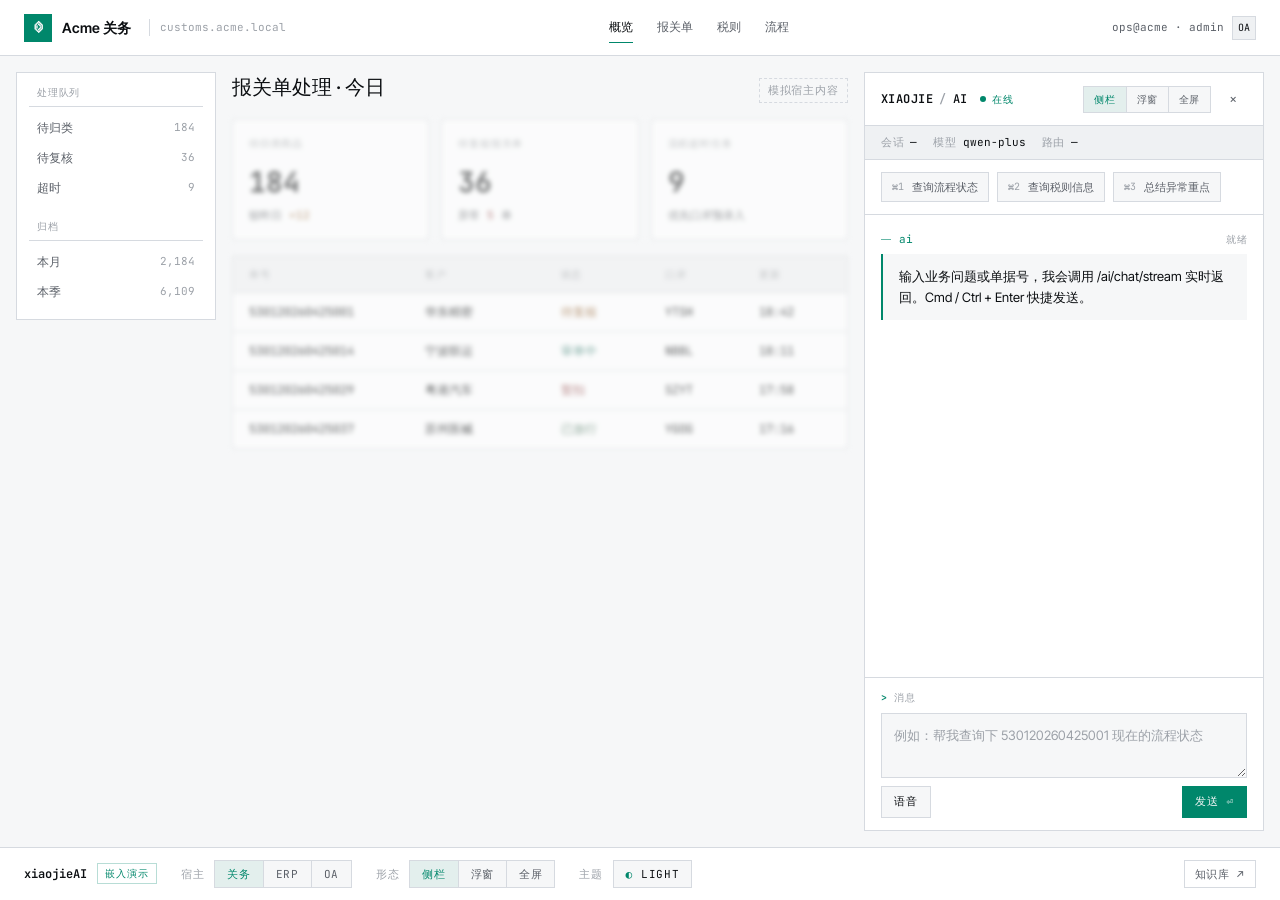
<file: src/main/resources/static/index.html>
<!DOCTYPE html>
<html lang="zh-CN" data-theme="dark" data-host="customs" data-pose="side">
<head>
    <meta charset="UTF-8">
    <meta name="viewport" content="width=device-width, initial-scale=1.0">
    <title>xiaojieAI · embed demo</title>
    <link rel="preconnect" href="https://fonts.googleapis.com">
    <link rel="preconnect" href="https://fonts.gstatic.com" crossorigin>
    <link rel="stylesheet" href="https://fonts.googleapis.com/css2?family=Inter+Tight:wght@400;500;600&family=JetBrains+Mono:wght@400;500;600&display=swap">
    <link rel="stylesheet" href="tokens.css">
    <link rel="stylesheet" href="assistant.css">
    <link rel="stylesheet" href="embed.css">
</head>
<body>
<div class="embed-shell">
    <!-- ========== host top bar ========== -->
    <header class="host-bar">
        <div class="host-brand" data-host-brand>
            <span class="host-brand__mark">⌬</span>
            <span class="host-brand__name">Acme 关务</span>
            <span class="host-brand__hint mono">customs.acme.local</span>
        </div>
        <nav class="host-nav" data-host-nav>
            <a class="host-nav__item is-active">概览</a>
            <a class="host-nav__item">报关单</a>
            <a class="host-nav__item">税则</a>
            <a class="host-nav__item">流程</a>
        </nav>
        <div class="host-user mono">
            ops@acme · admin
            <span class="host-user__avatar">OA</span>
        </div>
    </header>

    <!-- ========== host body ========== -->
    <main class="host-body">
        <!-- mocked sidebar -->
        <aside class="host-sidebar" data-host-sidebar>
            <div class="host-sidebar__group">
                <div class="host-sidebar__title">处理队列</div>
                <div class="host-sidebar__item"><span>待归类</span><span class="num">184</span></div>
                <div class="host-sidebar__item"><span>待复核</span><span class="num">36</span></div>
                <div class="host-sidebar__item"><span>超时</span><span class="num">9</span></div>
            </div>
            <div class="host-sidebar__group">
                <div class="host-sidebar__title">归档</div>
                <div class="host-sidebar__item"><span>本月</span><span class="num">2,184</span></div>
                <div class="host-sidebar__item"><span>本季</span><span class="num">6,109</span></div>
            </div>
        </aside>

        <!-- mocked main -->
        <section class="host-main">
            <div class="host-main__header">
                <h1 class="host-main__title">报关单处理 · 今日</h1>
                <span class="host-main__hint">模拟宿主内容</span>
            </div>

            <div class="host-main__grid">
                <article class="host-card host-card--blur">
                    <div class="host-card__title">待归类商品</div>
                    <div class="host-card__value">184</div>
                    <div class="host-card__note">较昨日 <span class="signal">+12</span></div>
                </article>
                <article class="host-card host-card--blur">
                    <div class="host-card__title">待复核报关单</div>
                    <div class="host-card__value">36</div>
                    <div class="host-card__note">异常 <span class="alarm">5</span> 单</div>
                </article>
                <article class="host-card host-card--blur">
                    <div class="host-card__title">流程超时任务</div>
                    <div class="host-card__value">9</div>
                    <div class="host-card__note">优先口岸预录入</div>
                </article>
            </div>

            <div class="host-table host-card--blur">
                <div class="host-table__row host-table__row--head">
                    <div>单号</div>
                    <div>客户</div>
                    <div>状态</div>
                    <div>口岸</div>
                    <div>更新</div>
                </div>
                <div class="host-table__row">
                    <div>530120260425001</div>
                    <div>华东精密</div>
                    <div class="state review">待复核</div>
                    <div>YTSH</div>
                    <div>18:42</div>
                </div>
                <div class="host-table__row">
                    <div>530120260425014</div>
                    <div>宁波联运</div>
                    <div class="state audit">审单中</div>
                    <div>NBBL</div>
                    <div>18:11</div>
                </div>
                <div class="host-table__row">
                    <div>530120260425029</div>
                    <div>粤港汽车</div>
                    <div class="state hold">暂扣</div>
                    <div>SZYT</div>
                    <div>17:58</div>
                </div>
                <div class="host-table__row">
                    <div>530120260425037</div>
                    <div>苏州医械</div>
                    <div class="state cleared">已放行</div>
                    <div>YGOG</div>
                    <div>17:16</div>
                </div>
            </div>
        </section>

        <!-- ========== xiaojieAI assistant: 嵌入此处 ========== -->
        <aside class="embed-assistant" data-xj-assistant-root data-pose="side" data-collapsed="false">
            <section class="xj-assistant">
                <header class="xj-assistant__header">
                    <div class="xj-assistant__brand">
                        <div class="xj-assistant__name">
                            <strong>XIAOJIE</strong><em>/</em>AI
                        </div>
                        <span class="xj-assistant__live">
                            <span class="dot-live"></span>在线
                        </span>
                    </div>
                    <div class="xj-assistant__actions">
                        <div class="xj-pose">
                            <button data-xj-pose="side" aria-pressed="true">侧栏</button>
                            <button data-xj-pose="floating">浮窗</button>
                            <button data-xj-pose="fullscreen">全屏</button>
                        </div>
                        <button class="xj-iconbtn" data-xj-collapse aria-label="collapse">×</button>
                    </div>
                </header>

                <div class="xj-assistant__meta">
                    <div class="xj-meta-item">
                        <span class="xj-meta-key">会话</span>
                        <span class="xj-meta-val" data-xj-session>—</span>
                    </div>
                    <div class="xj-meta-item">
                        <span class="xj-meta-key">模型</span>
                        <span class="xj-meta-val">qwen-plus</span>
                    </div>
                    <div class="xj-meta-item">
                        <span class="xj-meta-key">路由</span>
                        <span class="xj-meta-val" data-xj-route>—</span>
                    </div>
                </div>

                <div class="xj-prompts">
                    <button class="xj-prompt"
                            data-xj-prompt="帮我查询下 530120260425001 的流程状态"
                            data-shortcut="⌘1">查询流程状态</button>
                    <button class="xj-prompt"
                            data-xj-prompt="帮我查询下集成电路的税则信息"
                            data-shortcut="⌘2">查询税则信息</button>
                    <button class="xj-prompt"
                            data-xj-prompt="总结一下今天报关异常的重点"
                            data-shortcut="⌘3">总结异常重点</button>
                </div>

                <section class="xj-stream" data-xj-stream aria-live="polite">
                    <article class="message message-assistant">
                        <div class="message-role" data-time="就绪">AI</div>
                        <div class="message-content">输入业务问题或单据号，我会调用 /ai/chat/stream 实时返回。Cmd / Ctrl + Enter 快捷发送。</div>
                    </article>
                </section>

                <form class="xj-composer" data-xj-form>
                    <label class="xj-composer__label" for="xj-input">消息</label>
                    <textarea id="xj-input"
                              data-xj-input
                              rows="2"
                              placeholder="例如：帮我查询下 530120260425001 现在的流程状态"></textarea>
                    <div class="xj-composer__row">
                        <button type="button" class="xj-btn" data-xj-voice>语音</button>
                        <button type="submit" class="xj-btn xj-btn--primary" data-xj-send>发送 ⏎</button>
                    </div>
                </form>
            </section>
        </aside>
    </main>

    <!-- ========== demo bar ========== -->
    <footer class="demo-bar">
        <div class="demo-bar__brand">
            <strong>xiaojieAI</strong>
            <span class="demo-bar__badge">嵌入演示</span>
        </div>

        <div class="demo-bar__group">
            <span class="label">宿主</span>
            <div class="demo-bar__seg" data-host-switch>
                <button data-host-value="customs" aria-pressed="true">关务</button>
                <button data-host-value="erp">ERP</button>
                <button data-host-value="oa">OA</button>
            </div>
        </div>

        <div class="demo-bar__group">
            <span class="label">形态</span>
            <div class="demo-bar__seg" data-pose-switch>
                <button data-pose-value="side" aria-pressed="true">侧栏</button>
                <button data-pose-value="floating">浮窗</button>
                <button data-pose-value="fullscreen">全屏</button>
            </div>
        </div>

        <div class="demo-bar__group">
            <span class="label">主题</span>
            <button class="demo-bar__theme" data-theme-toggle>
                <span data-theme-current>暗色</span>
            </button>
        </div>

        <a class="demo-bar__link" href="knowledge.html">知识库 ↗</a>
    </footer>

    <button class="xj-launcher" data-xj-launcher>AI</button>
</div>

<script src="theme.js"></script>
<script src="assistant.js"></script>
<script src="embed.js"></script>
</body>
</html>
</file>
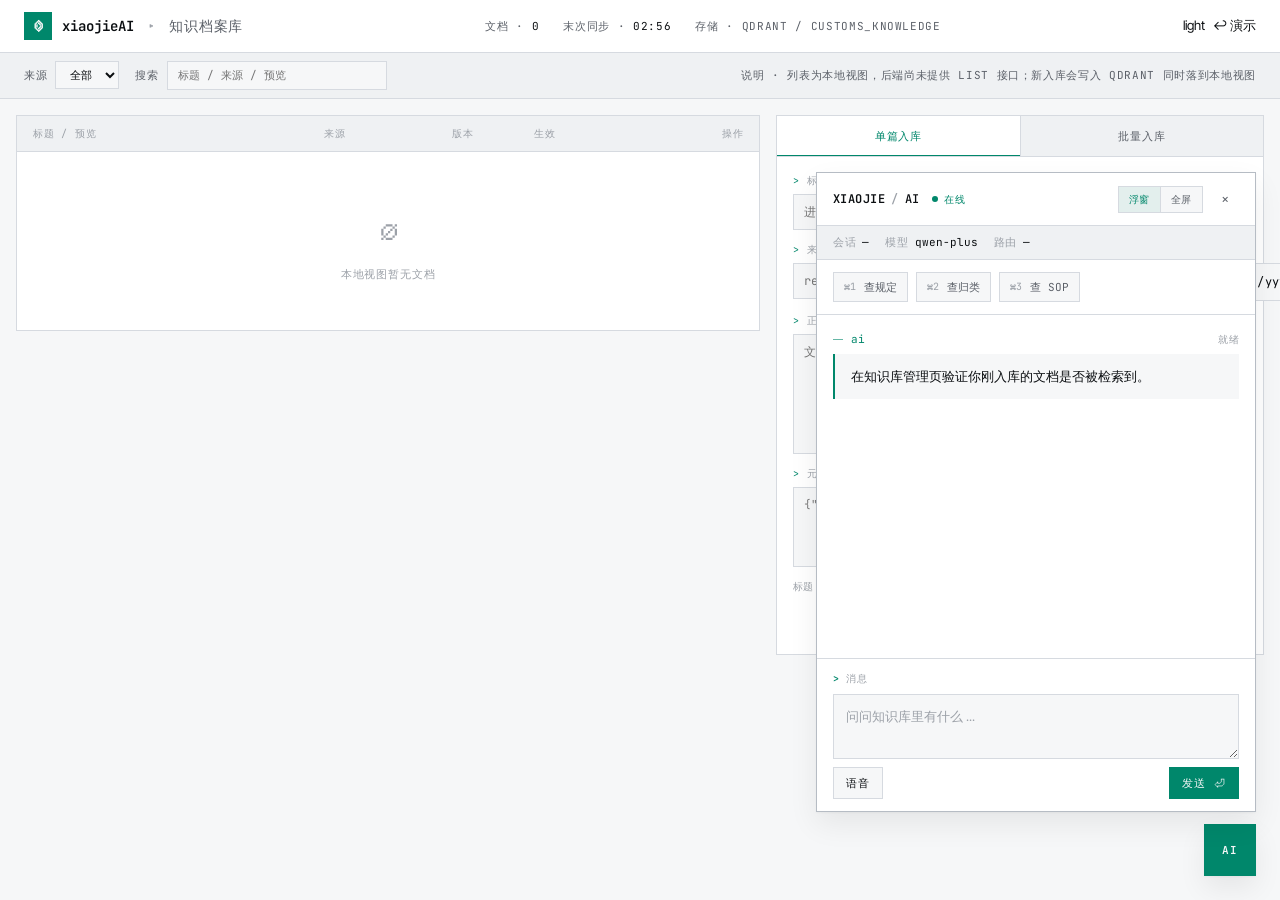
<file: src/main/resources/static/knowledge.html>
<!DOCTYPE html>
<html lang="zh-CN" data-theme="dark" data-pose="floating">
<head>
    <meta charset="UTF-8">
    <meta name="viewport" content="width=device-width, initial-scale=1.0">
    <title>xiaojieAI · knowledge</title>
    <link rel="preconnect" href="https://fonts.googleapis.com">
    <link rel="preconnect" href="https://fonts.gstatic.com" crossorigin>
    <link rel="stylesheet" href="https://fonts.googleapis.com/css2?family=Inter+Tight:wght@400;500;600&family=JetBrains+Mono:wght@400;500;600&display=swap">
    <link rel="stylesheet" href="tokens.css">
    <link rel="stylesheet" href="assistant.css">
    <link rel="stylesheet" href="knowledge.css">
</head>
<body>
<div class="kb-shell">
    <!-- ========== top bar ========== -->
    <header class="kb-bar">
        <div class="kb-brand">
            <span class="kb-brand__mark">⌬</span>
            <span class="kb-brand__name">xiaojieAI</span>
            <span class="kb-brand__sep">▸</span>
            <span class="kb-brand__section">知识档案库</span>
        </div>
        <div class="kb-meta">
            <span class="kb-meta__item">文档 · <span class="num" data-kb-count>0</span></span>
            <span class="kb-meta__item">末次同步 · <span class="num" data-kb-sync>—</span></span>
            <span class="kb-meta__item">存储 · qdrant / customs_knowledge</span>
        </div>
        <div class="kb-actions">
            <button class="demo-bar__theme" data-theme-toggle>
                <span data-theme-current>暗色</span>
            </button>
            <a class="demo-bar__link" href="index.html">↩ 演示</a>
        </div>
    </header>

    <!-- ========== filters sub-bar ========== -->
    <div class="kb-filters">
        <label class="kb-filter">
            来源
            <select data-kb-filter-src>
                <option value="">全部</option>
                <option value="regulation">法规</option>
                <option value="sop">流程</option>
                <option value="manual">手册</option>
                <option value="batch">批量</option>
            </select>
        </label>
        <label class="kb-filter">
            搜索
            <input type="search" data-kb-filter-q placeholder="标题 / 来源 / 预览">
        </label>
        <span class="kb-filter" style="margin-left:auto">
            说明 · 列表为本地视图，后端尚未提供 list 接口；新入库会写入 Qdrant 同时落到本地视图
        </span>
    </div>

    <!-- ========== body ========== -->
    <main class="kb-body">
        <!-- documents list -->
        <section class="kb-list">
            <div class="kb-list__head">
                <div>标题 / 预览</div>
                <div>来源</div>
                <div>版本</div>
                <div>生效</div>
                <div style="text-align:right">操作</div>
            </div>
            <div data-kb-list></div>
            <div class="kb-empty" data-kb-empty>
                本地视图暂无文档
            </div>
        </section>

        <!-- ingest panel -->
        <aside class="kb-panel">
            <div class="kb-panel__tabs" role="tablist">
                <button class="kb-panel__tab"
                        data-kb-tab="single"
                        aria-selected="true"
                        role="tab">单篇入库</button>
                <button class="kb-panel__tab"
                        data-kb-tab="batch"
                        aria-selected="false"
                        role="tab">批量入库</button>
            </div>
            <div class="kb-panel__body">
                <!-- pane: single -->
                <div class="kb-panel__pane" data-kb-pane="single" aria-hidden="false">
                    <form class="kb-form" data-kb-form-single>
                        <div class="kb-form__row">
                            <label class="kb-form__label" for="kb-title">标题</label>
                            <input id="kb-title" name="title" type="text"
                                   placeholder="进口食品标签管理规范">
                        </div>
                        <div class="kb-form__row kb-form__row--inline">
                            <div class="kb-form__row">
                                <label class="kb-form__label" for="kb-src">来源</label>
                                <input id="kb-src" name="source" type="text" placeholder="regulation">
                            </div>
                            <div class="kb-form__row">
                                <label class="kb-form__label" for="kb-ver">版本</label>
                                <input id="kb-ver" name="version" type="text" placeholder="3">
                            </div>
                            <div class="kb-form__row">
                                <label class="kb-form__label" for="kb-eff">生效</label>
                                <input id="kb-eff" name="effectiveFrom" type="date">
                            </div>
                        </div>
                        <div class="kb-form__row">
                            <label class="kb-form__label" for="kb-content">正文</label>
                            <textarea id="kb-content" name="content" required
                                      placeholder="文档正文 ..."></textarea>
                        </div>
                        <div class="kb-form__row">
                            <label class="kb-form__label" for="kb-meta">元数据 · 额外 JSON（可选）</label>
                            <textarea id="kb-meta" name="metadata"
                                      placeholder='{"tags":["food","label"],"securityLevel":"public"}'></textarea>
                        </div>
                        <div class="kb-form__hint">
                            标题 / 来源 / 版本 / 生效 会自动并入 metadata。<span class="alarm">*</span> 正文必填。
                        </div>
                        <div class="kb-form__actions">
                            <button type="submit" class="xj-btn xj-btn--primary">入库 →</button>
                        </div>
                    </form>
                </div>

                <!-- pane: batch -->
                <div class="kb-panel__pane" data-kb-pane="batch" aria-hidden="true">
                    <form class="kb-form" data-kb-form-batch>
                        <div class="kb-drop" data-kb-drop>
                            <span class="kb-drop__icon">⤓</span>
                            把 .md / .txt 拖到这里 · 或点击选择文件
                            <input type="file" data-kb-drop-input multiple accept=".md,.markdown,.txt"
                                   style="display:none">
                        </div>
                        <div class="kb-batch-list" data-kb-batch-list></div>
                        <div class="kb-form__row">
                            <label class="kb-form__label" for="kb-batch-extra">额外文本片段</label>
                            <textarea id="kb-batch-extra" data-kb-batch-extra
                                      placeholder="多段文档用一行 --- 分隔&#10;&#10;第一段...&#10;---&#10;第二段..."
                                      style="min-height:120px"></textarea>
                        </div>
                        <div class="kb-form__hint">
                            批量接口 <code>/ai/knowledge/batch</code> 当前只接受 content 数组，不携带 metadata；
                            如需 metadata，使用左侧单篇入库。
                        </div>
                        <div class="kb-form__actions">
                            <button type="submit" class="xj-btn xj-btn--primary">批量入库 →</button>
                        </div>
                    </form>
                </div>
            </div>
        </aside>
    </main>

    <!-- ========== floating assistant (knowledge admin 也是一种宿主) ========== -->
    <div data-xj-assistant-root data-pose="floating" data-collapsed="true">
        <section class="xj-assistant">
            <header class="xj-assistant__header">
                <div class="xj-assistant__brand">
                    <div class="xj-assistant__name">
                        <strong>XIAOJIE</strong><em>/</em>AI
                    </div>
                    <span class="xj-assistant__live">
                        <span class="dot-live"></span>在线
                    </span>
                </div>
                <div class="xj-assistant__actions">
                    <div class="xj-pose">
                        <button data-xj-pose="floating" aria-pressed="true">浮窗</button>
                        <button data-xj-pose="fullscreen">全屏</button>
                    </div>
                    <button class="xj-iconbtn" data-xj-collapse aria-label="collapse">×</button>
                </div>
            </header>
            <div class="xj-assistant__meta">
                <div class="xj-meta-item">
                    <span class="xj-meta-key">会话</span>
                    <span class="xj-meta-val" data-xj-session>—</span>
                </div>
                <div class="xj-meta-item">
                    <span class="xj-meta-key">模型</span>
                    <span class="xj-meta-val">qwen-plus</span>
                </div>
                <div class="xj-meta-item">
                    <span class="xj-meta-key">路由</span>
                    <span class="xj-meta-val" data-xj-route>—</span>
                </div>
            </div>
            <div class="xj-prompts">
                <button class="xj-prompt"
                        data-xj-prompt="知识库里有哪些进口食品标签的规定?"
                        data-shortcut="⌘1">查规定</button>
                <button class="xj-prompt"
                        data-xj-prompt="HS 编码 8542 怎么归类?"
                        data-shortcut="⌘2">查归类</button>
                <button class="xj-prompt"
                        data-xj-prompt="复核 SOP 关键步骤"
                        data-shortcut="⌘3">查 SOP</button>
            </div>
            <section class="xj-stream" data-xj-stream aria-live="polite">
                <article class="message message-assistant">
                    <div class="message-role" data-time="就绪">AI</div>
                    <div class="message-content">在知识库管理页验证你刚入库的文档是否被检索到。</div>
                </article>
            </section>
            <form class="xj-composer" data-xj-form>
                <label class="xj-composer__label" for="kb-xj-input">消息</label>
                <textarea id="kb-xj-input" data-xj-input rows="2"
                          placeholder="问问知识库里有什么 ..."></textarea>
                <div class="xj-composer__row">
                    <button type="button" class="xj-btn" data-xj-voice>语音</button>
                    <button type="submit" class="xj-btn xj-btn--primary" data-xj-send>发送 ⏎</button>
                </div>
            </form>
        </section>
    </div>
    <button class="xj-launcher" data-xj-launcher>AI</button>

    <div class="kb-toast" data-kb-toast></div>
</div>

<script src="theme.js"></script>
<script src="assistant.js"></script>
<script src="knowledge.js"></script>
</body>
</html>
</file>
<file: src/main/resources/static/tokens.css>
/* ==========================================================================
   xiaojieAI · Mission Control · design tokens
   ----------------------------------------------------------------------------
   - dark   = 夜班原生 (默认)
   - light  = 日间模式 (反相但仍保留等宽冷调)
   - 锐角为主, tabular numerals 全局, 4px 节奏
   ========================================================================== */

:root,
[data-theme="dark"] {
    --canvas:        #07090B;
    --surface:       #0F1318;
    --surface-2:     #161B22;
    --surface-3:     #1B2129;
    --rule:          #1F2630;
    --rule-strong:   #2C3540;

    --ink:           #E6EAF0;
    --ink-mute:      #7B8693;
    --ink-faint:     #4B545F;

    --accent:        #4DE0C9;
    --accent-soft:   rgba(77, 224, 201, 0.10);
    --accent-line:   rgba(77, 224, 201, 0.32);
    --accent-glow:   0 0 12px rgba(77, 224, 201, 0.45);

    --signal:        #FFC859;
    --alarm:         #FF6B6B;
    --success:       #6BD498;

    --row-hover:     rgba(77, 224, 201, 0.05);
    --shadow-1:      0 1px 0 rgba(0, 0, 0, 0.45), 0 12px 32px rgba(0, 0, 0, 0.42);
    --grid-line:     rgba(77, 224, 201, 0.05);
}

[data-theme="light"] {
    --canvas:        #F6F7F8;
    --surface:       #FFFFFF;
    --surface-2:     #EFF1F3;
    --surface-3:     #E5E8EC;
    --rule:          #D6DAE0;
    --rule-strong:   #B6BCC4;

    --ink:           #0B0E11;
    --ink-mute:      #5B6068;
    --ink-faint:     #9CA1A8;

    --accent:        #00876B;
    --accent-soft:   rgba(0, 135, 107, 0.08);
    --accent-line:   rgba(0, 135, 107, 0.28);
    --accent-glow:   0 0 0 transparent;

    --signal:        #B85C00;
    --alarm:         #C03030;
    --success:       #2F7D4F;

    --row-hover:     rgba(0, 135, 107, 0.04);
    --shadow-1:      0 1px 2px rgba(11, 14, 17, 0.04), 0 12px 28px rgba(11, 14, 17, 0.07);
    --grid-line:     rgba(0, 135, 107, 0.05);
}

:root {
    --space-1: 4px;
    --space-2: 8px;
    --space-3: 12px;
    --space-4: 16px;
    --space-5: 24px;
    --space-6: 32px;
    --space-8: 48px;
    --space-10: 64px;

    --radius-0: 0;
    --radius-1: 2px;

    --font-sans: 'Inter Tight', 'Söhne', -apple-system, BlinkMacSystemFont,
                 'PingFang SC', 'Microsoft YaHei', sans-serif;
    --font-mono: 'JetBrains Mono', 'IBM Plex Mono', 'SF Mono', Consolas,
                 'Courier New', monospace;

    --text-2xs:  10px;
    --text-xs:   11px;
    --text-sm:   12px;
    --text-base: 13px;
    --text-md:   14px;
    --text-lg:   16px;
    --text-xl:   20px;
    --text-2xl:  28px;

    --transition:       160ms cubic-bezier(0.2, 0, 0, 1);
    --transition-slow:  320ms cubic-bezier(0.2, 0, 0, 1);
}

/* ----- reset ----- */
*, *::before, *::after { box-sizing: border-box; }

html, body {
    margin: 0;
    padding: 0;
    min-height: 100%;
    color: var(--ink);
    background: var(--canvas);
    font-family: var(--font-sans);
    font-size: var(--text-base);
    line-height: 1.5;
    -webkit-font-smoothing: antialiased;
    text-rendering: optimizeLegibility;
    transition: background-color var(--transition-slow), color var(--transition-slow);
}

button, textarea, input, select {
    font: inherit;
    color: inherit;
}
button {
    cursor: pointer;
    background: none;
    border: none;
    padding: 0;
    color: inherit;
}
a { color: inherit; text-decoration: none; }

/* ----- typography helpers ----- */
.mono, .num, code, kbd, pre {
    font-family: var(--font-mono);
    font-variant-numeric: tabular-nums;
    font-feature-settings: 'tnum' 1, 'liga' 0;
}

.label {
    font-family: var(--font-mono);
    font-size: var(--text-xs);
    text-transform: uppercase;
    letter-spacing: 0.06em;
    color: var(--ink-faint);
}

/* ----- scrollbar ----- */
::-webkit-scrollbar { width: 10px; height: 10px; }
::-webkit-scrollbar-track { background: transparent; }
::-webkit-scrollbar-thumb {
    background: var(--rule-strong);
    border: 2px solid transparent;
    background-clip: padding-box;
    border-radius: 99px;
}
::-webkit-scrollbar-thumb:hover {
    background: var(--ink-faint);
    background-clip: padding-box;
    border: 2px solid transparent;
}

/* ----- theme transition: scanline 扫过整页 ----- */
html.theme-transitioning::after {
    content: '';
    position: fixed;
    inset: 0;
    pointer-events: none;
    z-index: 9999;
    background: linear-gradient(
        180deg,
        transparent 0%,
        var(--accent) 48%,
        var(--accent) 52%,
        transparent 100%
    );
    opacity: 0.18;
    animation: theme-scanline 540ms cubic-bezier(0.2, 0, 0, 1) forwards;
}
@keyframes theme-scanline {
    from { transform: translateY(-100%); }
    to   { transform: translateY(100%);  }
}

/* ----- live dot (heartbeat) ----- */
.dot-live {
    display: inline-block;
    width: 6px;
    height: 6px;
    border-radius: 50%;
    background: var(--accent);
    box-shadow: var(--accent-glow);
    animation: heartbeat 1.6s ease-in-out infinite;
}
@keyframes heartbeat {
    0%, 100% { opacity: 1; }
    50%      { opacity: 0.32; }
}

/* ----- driving-grid background utility ----- */
.with-grid {
    background-image:
        linear-gradient(var(--grid-line) 1px, transparent 1px),
        linear-gradient(90deg, var(--grid-line) 1px, transparent 1px);
    background-size: 32px 32px;
}
</file>
<file: src/main/resources/static/assistant.css>
/* ==========================================================================
   xiaojieAI · Mission Control · assistant component
   ----------------------------------------------------------------------------
   挂载约定：根节点上写 [data-xj-assistant-root] data-pose="side|floating|fullscreen"
            子节点用 data-xj-* 标记角色，避免和宿主页面 class 冲突
   ========================================================================== */

/* ---------- shell ---------- */
.xj-assistant {
    display: flex;
    flex-direction: column;
    min-height: 0;
    height: 100%;
    background: var(--surface);
    color: var(--ink);
    border: 1px solid var(--rule);
    overflow: hidden;
}

/* ---------- header ---------- */
.xj-assistant__header {
    display: grid;
    grid-template-columns: 1fr auto;
    gap: var(--space-3);
    align-items: center;
    padding: var(--space-3) var(--space-4);
    border-bottom: 1px solid var(--rule);
    background: var(--surface);
}

.xj-assistant__brand {
    display: inline-flex;
    align-items: center;
    gap: var(--space-3);
    min-width: 0;
}
.xj-assistant__name {
    font-family: var(--font-mono);
    font-size: var(--text-sm);
    font-weight: 500;
    letter-spacing: 0.04em;
    color: var(--ink);
}
.xj-assistant__name strong {
    font-weight: 600;
}
.xj-assistant__name em {
    color: var(--ink-faint);
    font-style: normal;
    margin: 0 6px;
}
.xj-assistant__live {
    display: inline-flex;
    align-items: center;
    gap: 6px;
    color: var(--accent);
    font-family: var(--font-mono);
    font-size: var(--text-2xs);
    text-transform: uppercase;
    letter-spacing: 0.1em;
}

.xj-assistant__actions {
    display: inline-flex;
    align-items: center;
    gap: var(--space-2);
}

.xj-pose {
    display: inline-flex;
    border: 1px solid var(--rule);
    background: var(--canvas);
}
.xj-pose button {
    padding: 5px 10px;
    color: var(--ink-mute);
    font-family: var(--font-mono);
    font-size: var(--text-2xs);
    text-transform: uppercase;
    letter-spacing: 0.06em;
    border-right: 1px solid var(--rule);
    transition: color var(--transition), background var(--transition);
}
.xj-pose button:last-child { border-right: 0; }
.xj-pose button:hover { color: var(--ink); background: var(--surface-2); }
.xj-pose button[aria-pressed="true"] {
    color: var(--accent);
    background: var(--accent-soft);
}

.xj-iconbtn {
    width: 28px;
    height: 28px;
    display: inline-grid;
    place-items: center;
    color: var(--ink-mute);
    border: 1px solid transparent;
    transition: color var(--transition), border-color var(--transition);
    font-family: var(--font-mono);
    font-size: var(--text-md);
    line-height: 1;
}
.xj-iconbtn:hover {
    color: var(--ink);
    border-color: var(--rule);
}

/* ---------- meta strip ---------- */
.xj-assistant__meta {
    display: flex;
    flex-wrap: wrap;
    gap: var(--space-4);
    padding: var(--space-2) var(--space-4);
    background: var(--surface-2);
    border-bottom: 1px solid var(--rule);
    font-family: var(--font-mono);
    font-size: var(--text-xs);
    color: var(--ink-mute);
}
.xj-meta-item {
    display: inline-flex;
    align-items: baseline;
    gap: 6px;
    min-width: 0;
}
.xj-meta-key {
    color: var(--ink-faint);
    text-transform: uppercase;
    letter-spacing: 0.06em;
}
.xj-meta-val {
    color: var(--ink);
    max-width: 22ch;
    overflow: hidden;
    text-overflow: ellipsis;
    white-space: nowrap;
}
.xj-meta-val[data-route="rag"]   { color: var(--accent); }
.xj-meta-val[data-route="plain"] { color: var(--signal); }

/* ---------- prompt bank ---------- */
.xj-prompts {
    display: flex;
    flex-wrap: wrap;
    gap: var(--space-2);
    padding: var(--space-3) var(--space-4);
    border-bottom: 1px solid var(--rule);
}
.xj-prompt {
    display: inline-flex;
    align-items: center;
    gap: 8px;
    padding: 6px 10px;
    border: 1px solid var(--rule);
    background: var(--canvas);
    color: var(--ink-mute);
    font-family: var(--font-mono);
    font-size: var(--text-xs);
    transition: color var(--transition), border-color var(--transition), background var(--transition);
}
.xj-prompt::before {
    content: attr(data-shortcut);
    color: var(--ink-faint);
    font-size: var(--text-2xs);
}
.xj-prompt:hover {
    color: var(--ink);
    border-color: var(--accent);
    background: var(--accent-soft);
}
.xj-prompt:hover::before { color: var(--accent); }

/* ---------- chat stream ---------- */
.xj-stream {
    flex: 1;
    min-height: 0;
    overflow-y: auto;
    padding: var(--space-4);
    display: flex;
    flex-direction: column;
    gap: var(--space-4);
}

.message {
    display: flex;
    flex-direction: column;
    gap: 6px;
}
.message-role {
    display: inline-flex;
    align-items: center;
    gap: 8px;
    font-family: var(--font-mono);
    font-size: var(--text-xs);
    color: var(--ink-mute);
    text-transform: lowercase;
    letter-spacing: 0.04em;
}
.message-role::before {
    content: '';
    width: 10px;
    height: 1px;
    background: currentColor;
    opacity: 0.6;
}
.message-role::after {
    margin-left: auto;
    content: attr(data-time);
    color: var(--ink-faint);
    font-size: var(--text-2xs);
}
.message-user .message-role { color: var(--ink-mute); }
.message-assistant .message-role { color: var(--accent); }

.message-content {
    padding: var(--space-3) var(--space-4);
    background: var(--canvas);
    border-left: 2px solid var(--rule);
    line-height: 1.65;
    white-space: pre-wrap;
    word-break: break-word;
    color: var(--ink);
}
.message-user .message-content {
    background: var(--surface-2);
    border-left-color: var(--ink-mute);
}
.message-assistant .message-content {
    border-left-color: var(--accent);
}

.message-trail {
    display: flex;
    flex-wrap: wrap;
    gap: var(--space-3);
    padding-left: calc(var(--space-4) + 2px);
    font-family: var(--font-mono);
    font-size: var(--text-2xs);
    color: var(--ink-faint);
    text-transform: uppercase;
    letter-spacing: 0.06em;
}
.message-trail .route   { color: var(--accent); }
.message-trail .signal  { color: var(--signal); }
.message-trail span + span::before {
    content: '· ';
    margin-right: 4px;
    color: var(--ink-faint);
}

/* streaming cursor 与 spinner */
.streaming-cursor {
    display: inline-block;
    width: 0.55em;
    height: 1em;
    margin-left: 2px;
    background: var(--accent);
    vertical-align: -0.15em;
    animation: xj-blink 0.6s steps(2, end) infinite;
}
@keyframes xj-blink {
    0%, 49%   { opacity: 1; }
    50%, 100% { opacity: 0; }
}

.message-spinner {
    display: inline-flex;
    align-items: center;
    gap: 8px;
    color: var(--ink-mute);
    font-family: var(--font-mono);
    font-size: var(--text-xs);
}
.message-spinner::before {
    content: '';
    width: 10px;
    height: 10px;
    border: 1px solid var(--ink-faint);
    border-top-color: var(--accent);
    animation: xj-rotate 0.9s linear infinite;
}
@keyframes xj-rotate {
    to { transform: rotate(360deg); }
}

/* ---------- composer ---------- */
.xj-composer {
    border-top: 1px solid var(--rule);
    padding: var(--space-3) var(--space-4);
    display: flex;
    flex-direction: column;
    gap: var(--space-2);
    background: var(--surface);
}
.xj-composer__label {
    display: inline-flex;
    align-items: center;
    gap: 6px;
    color: var(--ink-faint);
    font-family: var(--font-mono);
    font-size: var(--text-2xs);
    text-transform: uppercase;
    letter-spacing: 0.08em;
}
.xj-composer__label::before {
    content: '>';
    color: var(--accent);
    font-weight: 600;
}
.xj-composer textarea {
    width: 100%;
    min-height: 64px;
    padding: var(--space-3);
    background: var(--canvas);
    color: var(--ink);
    border: 1px solid var(--rule);
    resize: vertical;
    font-family: var(--font-sans);
    font-size: var(--text-base);
    line-height: 1.5;
    transition: border-color var(--transition);
}
.xj-composer textarea::placeholder {
    color: var(--ink-faint);
}
.xj-composer textarea:focus {
    outline: none;
    border-color: var(--accent);
}
.xj-composer.is-busy { opacity: 0.72; pointer-events: none; }

.xj-composer__row {
    display: flex;
    justify-content: space-between;
    gap: var(--space-2);
}

.xj-btn {
    display: inline-flex;
    align-items: center;
    gap: 6px;
    height: 32px;
    padding: 0 12px;
    border: 1px solid var(--rule);
    background: var(--canvas);
    color: var(--ink);
    font-family: var(--font-mono);
    font-size: var(--text-xs);
    text-transform: uppercase;
    letter-spacing: 0.08em;
    transition: color var(--transition), border-color var(--transition), background var(--transition);
}
.xj-btn:hover { border-color: var(--ink-mute); }
.xj-btn--primary {
    color: var(--canvas);
    background: var(--accent);
    border-color: var(--accent);
    box-shadow: var(--accent-glow);
}
.xj-btn--primary:hover { filter: brightness(1.06); }
.xj-btn[disabled] { opacity: 0.4; pointer-events: none; }

/* ---------- pose: side ---------- */
[data-xj-assistant-root][data-pose="side"] {
    height: 100%;
    min-height: 0;
}

/* ---------- pose: floating ---------- */
[data-xj-assistant-root][data-pose="floating"] .xj-assistant {
    position: fixed;
    right: var(--space-5);
    bottom: calc(var(--space-5) + 64px);
    width: min(440px, calc(100vw - 32px));
    height: min(640px, calc(100vh - 140px));
    box-shadow: var(--shadow-1);
    z-index: 80;
    border-color: var(--rule-strong);
}
[data-xj-assistant-root][data-pose="floating"][data-collapsed="true"] .xj-assistant {
    display: none;
}

/* ---------- pose: fullscreen ---------- */
[data-xj-assistant-root][data-pose="fullscreen"] .xj-assistant {
    position: fixed;
    inset: var(--space-3);
    z-index: 90;
    box-shadow: var(--shadow-1);
}

/* ---------- launcher (only floating) ---------- */
.xj-launcher {
    display: none;
    position: fixed;
    right: var(--space-5);
    bottom: var(--space-5);
    width: 52px;
    height: 52px;
    background: var(--accent);
    color: var(--canvas);
    font-family: var(--font-mono);
    font-size: var(--text-xs);
    font-weight: 600;
    text-transform: uppercase;
    letter-spacing: 0.1em;
    place-items: center;
    box-shadow: var(--shadow-1), var(--accent-glow);
    z-index: 70;
    border: 1px solid var(--accent);
    transition: transform var(--transition);
}
.xj-launcher:hover { transform: translateY(-2px); }
[data-xj-assistant-root][data-pose="floating"] ~ .xj-launcher,
[data-xj-assistant-root][data-pose="floating"] .xj-launcher {
    display: inline-grid;
}

/* ---------- responsive ---------- */
@media (max-width: 760px) {
    [data-xj-assistant-root][data-pose="floating"] .xj-assistant,
    [data-xj-assistant-root][data-pose="side"]     .xj-assistant {
        position: fixed;
        inset: var(--space-3);
        width: auto;
        height: auto;
    }
}
</file>
<file: src/main/resources/static/embed.css>
/* ==========================================================================
   xiaojieAI · embed demo page (host mock + assistant + demo bar)
   ========================================================================== */

.embed-shell {
    display: grid;
    grid-template-rows: auto 1fr auto;
    min-height: 100vh;
    background: var(--canvas);
}

/* ---------- host top bar ---------- */
.host-bar {
    display: grid;
    grid-template-columns: auto 1fr auto;
    align-items: center;
    gap: var(--space-5);
    padding: var(--space-3) var(--space-5);
    border-bottom: 1px solid var(--rule);
    background: var(--surface);
}

.host-brand {
    display: inline-flex;
    align-items: center;
    gap: 10px;
    min-width: 0;
}
.host-brand__mark {
    display: inline-grid;
    place-items: center;
    width: 28px;
    height: 28px;
    background: var(--accent);
    color: var(--canvas);
    font-family: var(--font-mono);
    font-size: var(--text-md);
    font-weight: 700;
    box-shadow: var(--accent-glow);
}
.host-brand__name {
    font-weight: 600;
    font-size: var(--text-md);
    color: var(--ink);
}
.host-brand__hint {
    color: var(--ink-faint);
    font-size: var(--text-xs);
    margin-left: 8px;
    padding-left: 10px;
    border-left: 1px solid var(--rule);
}

.host-nav {
    display: inline-flex;
    gap: var(--space-5);
    justify-content: center;
}
.host-nav__item {
    color: var(--ink-mute);
    font-size: var(--text-sm);
    padding: 6px 0;
    border-bottom: 1px solid transparent;
    cursor: pointer;
    transition: color var(--transition), border-color var(--transition);
}
.host-nav__item:hover { color: var(--ink); }
.host-nav__item.is-active {
    color: var(--ink);
    border-bottom-color: var(--accent);
}

.host-user {
    display: inline-flex;
    align-items: center;
    gap: 8px;
    color: var(--ink-mute);
    font-size: var(--text-xs);
}
.host-user__avatar {
    display: inline-grid;
    place-items: center;
    width: 24px;
    height: 24px;
    background: var(--surface-2);
    color: var(--ink);
    font-family: var(--font-mono);
    font-size: var(--text-2xs);
    border: 1px solid var(--rule);
}

/* ---------- host body ---------- */
.host-body {
    display: grid;
    grid-template-columns: 200px minmax(0, 1fr) 400px;
    gap: var(--space-4);
    padding: var(--space-4);
    align-items: start;
}

.host-sidebar {
    border: 1px solid var(--rule);
    background: var(--surface);
    padding: var(--space-3);
    position: sticky;
    top: var(--space-4);
}
.host-sidebar__group + .host-sidebar__group { margin-top: var(--space-4); }
.host-sidebar__title {
    color: var(--ink-faint);
    font-family: var(--font-mono);
    font-size: var(--text-2xs);
    text-transform: uppercase;
    letter-spacing: 0.08em;
    padding: 0 8px 6px;
    border-bottom: 1px solid var(--rule);
    margin-bottom: 6px;
}
.host-sidebar__item {
    display: flex;
    justify-content: space-between;
    padding: 6px 8px;
    color: var(--ink-mute);
    font-size: var(--text-sm);
    cursor: pointer;
    transition: background var(--transition), color var(--transition);
}
.host-sidebar__item:hover {
    background: var(--surface-2);
    color: var(--ink);
}
.host-sidebar__item .num {
    color: var(--ink-faint);
    font-size: var(--text-xs);
}

.host-main {
    display: flex;
    flex-direction: column;
    gap: var(--space-4);
}
.host-main__header {
    display: flex;
    justify-content: space-between;
    align-items: baseline;
    gap: var(--space-3);
}
.host-main__title {
    margin: 0;
    font-size: var(--text-xl);
    font-weight: 500;
    color: var(--ink);
}
.host-main__hint {
    color: var(--ink-faint);
    font-family: var(--font-mono);
    font-size: var(--text-xs);
    text-transform: uppercase;
    letter-spacing: 0.08em;
    border: 1px dashed var(--rule);
    padding: 3px 8px;
}

.host-main__grid {
    display: grid;
    grid-template-columns: repeat(3, minmax(0, 1fr));
    gap: var(--space-3);
}
.host-card {
    border: 1px solid var(--rule);
    background: var(--surface);
    padding: var(--space-4);
}
.host-card__title {
    font-family: var(--font-mono);
    font-size: var(--text-2xs);
    color: var(--ink-faint);
    text-transform: uppercase;
    letter-spacing: 0.08em;
}
.host-card__value {
    margin-top: 10px;
    font-size: var(--text-2xl);
    color: var(--ink);
    font-weight: 500;
    font-family: var(--font-mono);
    font-variant-numeric: tabular-nums;
}
.host-card__note {
    margin-top: 4px;
    color: var(--ink-mute);
    font-size: var(--text-xs);
    font-family: var(--font-mono);
}
.host-card__note .signal { color: var(--signal); }
.host-card__note .alarm  { color: var(--alarm); }

.host-table {
    border: 1px solid var(--rule);
    background: var(--surface);
}
.host-table__row {
    display: grid;
    grid-template-columns: 1.6fr 1.2fr 0.9fr 0.8fr 0.7fr;
    gap: var(--space-3);
    padding: 10px var(--space-4);
    border-bottom: 1px solid var(--rule);
    font-family: var(--font-mono);
    font-size: var(--text-sm);
    color: var(--ink);
}
.host-table__row:last-child { border-bottom: 0; }
.host-table__row--head {
    color: var(--ink-faint);
    font-size: var(--text-2xs);
    text-transform: uppercase;
    letter-spacing: 0.08em;
    background: var(--surface-2);
    border-bottom: 1px solid var(--rule);
}
.host-table__row .state.review  { color: var(--signal); }
.host-table__row .state.audit   { color: var(--accent); }
.host-table__row .state.hold    { color: var(--alarm); }
.host-table__row .state.cleared { color: var(--success); }

/* the blur trick: 让宿主内容退后, 助手成为视觉焦点 */
.host-card--blur,
.host-table.host-card--blur {
    filter: blur(2.4px) saturate(0.55);
    opacity: 0.62;
    user-select: none;
    transition: filter var(--transition-slow), opacity var(--transition-slow);
}
.host-card--blur:hover,
.host-table.host-card--blur:hover {
    filter: blur(0) saturate(1);
    opacity: 1;
}

/* embed assistant: side 默认占据右列, floating/fullscreen 时让出 */
.embed-assistant {
    position: sticky;
    top: var(--space-4);
    height: calc(100vh - 120px - var(--space-4) * 2);
    min-height: 540px;
}
[data-pose="floating"] .embed-assistant,
[data-pose="fullscreen"] .embed-assistant {
    position: static;
    height: 0;
    min-height: 0;
    overflow: visible;
    pointer-events: none;
}
[data-pose="floating"] .host-body,
[data-pose="fullscreen"] .host-body {
    grid-template-columns: 200px minmax(0, 1fr);
}

/* ---------- demo bar ---------- */
.demo-bar {
    display: flex;
    align-items: center;
    gap: var(--space-5);
    padding: var(--space-3) var(--space-5);
    border-top: 1px solid var(--rule);
    background: var(--surface);
    flex-wrap: wrap;
}
.demo-bar__brand {
    display: inline-flex;
    align-items: center;
    gap: 10px;
    color: var(--ink);
    font-family: var(--font-mono);
    font-size: var(--text-sm);
}
.demo-bar__brand strong {
    color: var(--ink);
    font-weight: 600;
}
.demo-bar__badge {
    color: var(--accent);
    border: 1px solid var(--accent-line);
    padding: 2px 7px;
    font-size: var(--text-2xs);
    text-transform: uppercase;
    letter-spacing: 0.1em;
}

.demo-bar__group {
    display: inline-flex;
    align-items: center;
    gap: 10px;
}
.demo-bar__seg {
    display: inline-flex;
    border: 1px solid var(--rule);
    background: var(--canvas);
}
.demo-bar__seg button {
    padding: 5px 12px;
    color: var(--ink-mute);
    font-family: var(--font-mono);
    font-size: var(--text-xs);
    text-transform: uppercase;
    letter-spacing: 0.06em;
    border-right: 1px solid var(--rule);
    transition: color var(--transition), background var(--transition);
}
.demo-bar__seg button:last-child { border-right: 0; }
.demo-bar__seg button:hover { color: var(--ink); background: var(--surface-2); }
.demo-bar__seg button[aria-pressed="true"] {
    color: var(--accent);
    background: var(--accent-soft);
}

.demo-bar__theme {
    display: inline-flex;
    align-items: center;
    gap: 8px;
    padding: 5px 12px;
    color: var(--ink);
    font-family: var(--font-mono);
    font-size: var(--text-xs);
    border: 1px solid var(--rule);
    background: var(--canvas);
    text-transform: uppercase;
    letter-spacing: 0.06em;
    transition: border-color var(--transition);
}
.demo-bar__theme:hover { border-color: var(--accent-line); }
.demo-bar__theme::before {
    content: '◐';
    color: var(--accent);
}

.demo-bar__link {
    margin-left: auto;
    display: inline-flex;
    align-items: center;
    gap: 6px;
    color: var(--ink-mute);
    font-family: var(--font-mono);
    font-size: var(--text-xs);
    padding: 5px 10px;
    border: 1px solid var(--rule);
    text-transform: uppercase;
    letter-spacing: 0.06em;
    transition: color var(--transition), border-color var(--transition);
}
.demo-bar__link:hover {
    color: var(--accent);
    border-color: var(--accent-line);
}

/* ---------- responsive ---------- */
@media (max-width: 1180px) {
    .host-body { grid-template-columns: minmax(0, 1fr); }
    [data-pose="floating"] .host-body,
    [data-pose="fullscreen"] .host-body { grid-template-columns: minmax(0, 1fr); }
    .host-sidebar { display: none; }
    .embed-assistant {
        position: static;
        height: auto;
        min-height: 480px;
    }
}
@media (max-width: 760px) {
    .host-bar {
        grid-template-columns: 1fr;
        gap: var(--space-3);
    }
    .host-nav { flex-wrap: wrap; gap: var(--space-3); justify-content: flex-start; }
    .host-main__grid { grid-template-columns: 1fr; }
    .demo-bar { padding: var(--space-3); gap: var(--space-3); }
    .demo-bar__link { margin-left: 0; }
}
</file>
<file: src/main/resources/static/knowledge.css>
/* ==========================================================================
   xiaojieAI · knowledge admin page
   ========================================================================== */

.kb-shell {
    display: grid;
    grid-template-rows: auto auto 1fr;
    min-height: 100vh;
    background: var(--canvas);
}

/* ---------- top bar (this is xiaojieAI itself, not a host mock) ---------- */
.kb-bar {
    display: grid;
    grid-template-columns: auto 1fr auto;
    align-items: center;
    gap: var(--space-5);
    padding: var(--space-3) var(--space-5);
    border-bottom: 1px solid var(--rule);
    background: var(--surface);
}

.kb-brand {
    display: inline-flex;
    align-items: center;
    gap: 10px;
}
.kb-brand__mark {
    display: inline-grid;
    place-items: center;
    width: 28px;
    height: 28px;
    background: var(--accent);
    color: var(--canvas);
    font-family: var(--font-mono);
    font-size: var(--text-md);
    font-weight: 700;
    box-shadow: var(--accent-glow);
}
.kb-brand__name {
    font-family: var(--font-mono);
    font-size: var(--text-md);
    font-weight: 600;
    color: var(--ink);
}
.kb-brand__sep {
    color: var(--ink-faint);
    margin: 0 4px;
}
.kb-brand__section {
    color: var(--ink-mute);
    font-family: var(--font-mono);
    font-size: var(--text-md);
    text-transform: uppercase;
    letter-spacing: 0.06em;
}

.kb-meta {
    display: inline-flex;
    gap: var(--space-5);
    justify-content: center;
    color: var(--ink-mute);
    font-family: var(--font-mono);
    font-size: var(--text-xs);
    text-transform: uppercase;
    letter-spacing: 0.06em;
}
.kb-meta__item .num { color: var(--ink); }

.kb-actions {
    display: inline-flex;
    gap: var(--space-2);
    align-items: center;
}

/* ---------- sub bar: filters ---------- */
.kb-filters {
    display: flex;
    align-items: center;
    gap: var(--space-4);
    padding: var(--space-2) var(--space-5);
    border-bottom: 1px solid var(--rule);
    background: var(--surface-2);
    flex-wrap: wrap;
}
.kb-filter {
    display: inline-flex;
    align-items: center;
    gap: 8px;
    color: var(--ink-mute);
    font-family: var(--font-mono);
    font-size: var(--text-xs);
    text-transform: uppercase;
    letter-spacing: 0.06em;
}
.kb-filter select,
.kb-filter input {
    background: var(--canvas);
    color: var(--ink);
    border: 1px solid var(--rule);
    padding: 5px 10px;
    font-family: var(--font-mono);
    font-size: var(--text-xs);
    text-transform: none;
    letter-spacing: 0;
    transition: border-color var(--transition);
}
.kb-filter select:focus,
.kb-filter input:focus {
    outline: none;
    border-color: var(--accent);
}
.kb-filter input[type="search"] { min-width: 220px; }

/* ---------- main grid ---------- */
.kb-body {
    display: grid;
    grid-template-columns: minmax(0, 1.45fr) minmax(380px, 0.95fr);
    gap: var(--space-4);
    padding: var(--space-4);
    align-items: start;
}

/* ---------- documents list ---------- */
.kb-list {
    border: 1px solid var(--rule);
    background: var(--surface);
    overflow: hidden;
}
.kb-list__head {
    display: grid;
    grid-template-columns: 2.4fr 1fr 0.6fr 1fr 0.7fr;
    gap: var(--space-3);
    padding: 10px var(--space-4);
    background: var(--surface-2);
    border-bottom: 1px solid var(--rule);
    color: var(--ink-faint);
    font-family: var(--font-mono);
    font-size: var(--text-2xs);
    text-transform: uppercase;
    letter-spacing: 0.08em;
}
.kb-row {
    display: grid;
    grid-template-columns: 2.4fr 1fr 0.6fr 1fr 0.7fr;
    gap: var(--space-3);
    padding: 12px var(--space-4);
    border-bottom: 1px solid var(--rule);
    align-items: center;
    cursor: default;
    position: relative;
    transition: background var(--transition);
}
.kb-row:last-child { border-bottom: 0; }
.kb-row:hover {
    background: var(--row-hover);
}
.kb-row::before {
    content: '';
    position: absolute;
    left: 0;
    top: 0;
    bottom: 0;
    width: 2px;
    background: transparent;
    transition: background var(--transition);
}
.kb-row:hover::before { background: var(--accent); }

.kb-row__title {
    color: var(--ink);
    font-size: var(--text-md);
    font-weight: 500;
    overflow: hidden;
    text-overflow: ellipsis;
    white-space: nowrap;
}
.kb-row__title-sub {
    display: block;
    color: var(--ink-faint);
    font-family: var(--font-mono);
    font-size: var(--text-2xs);
    text-transform: uppercase;
    letter-spacing: 0.06em;
    margin-top: 2px;
}
.kb-row__src {
    color: var(--ink-mute);
    font-family: var(--font-mono);
    font-size: var(--text-xs);
}
.kb-row__ver {
    color: var(--accent);
    font-family: var(--font-mono);
    font-size: var(--text-xs);
}
.kb-row__date {
    color: var(--ink-mute);
    font-family: var(--font-mono);
    font-size: var(--text-xs);
}
.kb-row__ops {
    display: inline-flex;
    gap: 6px;
    justify-content: flex-end;
}
.kb-row__op {
    width: 26px;
    height: 26px;
    display: inline-grid;
    place-items: center;
    color: var(--ink-mute);
    border: 1px solid transparent;
    font-family: var(--font-mono);
    font-size: var(--text-xs);
    transition: color var(--transition), border-color var(--transition);
}
.kb-row__op:hover {
    color: var(--ink);
    border-color: var(--rule);
}
.kb-row__op--danger:hover {
    color: var(--alarm);
    border-color: var(--alarm);
}

.kb-empty {
    padding: var(--space-8) var(--space-4);
    text-align: center;
    color: var(--ink-faint);
    font-family: var(--font-mono);
    font-size: var(--text-xs);
    text-transform: uppercase;
    letter-spacing: 0.08em;
}
.kb-empty::before {
    content: '∅';
    display: block;
    color: var(--ink-faint);
    font-size: 36px;
    margin-bottom: var(--space-3);
    font-family: var(--font-mono);
}

/* ---------- ingest panel ---------- */
.kb-panel {
    border: 1px solid var(--rule);
    background: var(--surface);
    position: sticky;
    top: var(--space-4);
}
.kb-panel__tabs {
    display: flex;
    border-bottom: 1px solid var(--rule);
    background: var(--surface-2);
}
.kb-panel__tab {
    flex: 1;
    padding: 12px var(--space-4);
    color: var(--ink-mute);
    font-family: var(--font-mono);
    font-size: var(--text-xs);
    text-transform: uppercase;
    letter-spacing: 0.08em;
    border-right: 1px solid var(--rule);
    transition: color var(--transition), background var(--transition);
}
.kb-panel__tab:last-child { border-right: 0; }
.kb-panel__tab:hover { color: var(--ink); }
.kb-panel__tab[aria-selected="true"] {
    color: var(--accent);
    background: var(--surface);
    box-shadow: inset 0 -1px 0 var(--accent);
}

.kb-panel__body {
    padding: var(--space-4);
}
.kb-panel__pane { display: none; }
.kb-panel__pane[aria-hidden="false"] { display: block; }

.kb-form {
    display: flex;
    flex-direction: column;
    gap: var(--space-3);
}
.kb-form__row {
    display: flex;
    flex-direction: column;
    gap: 6px;
}
.kb-form__row--inline {
    display: grid;
    grid-template-columns: 1fr 1fr 1fr;
    gap: var(--space-3);
}
.kb-form__label {
    color: var(--ink-faint);
    font-family: var(--font-mono);
    font-size: var(--text-2xs);
    text-transform: uppercase;
    letter-spacing: 0.08em;
}
.kb-form__label::before {
    content: '> ';
    color: var(--accent);
}
.kb-form input,
.kb-form textarea {
    background: var(--canvas);
    color: var(--ink);
    border: 1px solid var(--rule);
    padding: 8px 10px;
    font-family: var(--font-mono);
    font-size: var(--text-sm);
    transition: border-color var(--transition);
}
.kb-form input:focus,
.kb-form textarea:focus {
    outline: none;
    border-color: var(--accent);
}
.kb-form textarea {
    min-height: 120px;
    resize: vertical;
    line-height: 1.5;
}
.kb-form textarea[name="metadata"] { min-height: 80px; font-size: var(--text-xs); }
.kb-form__hint {
    color: var(--ink-faint);
    font-family: var(--font-mono);
    font-size: var(--text-2xs);
    line-height: 1.5;
}
.kb-form__hint .alarm { color: var(--alarm); }
.kb-form__actions {
    display: flex;
    justify-content: flex-end;
    gap: var(--space-2);
}

/* ---------- batch dropzone ---------- */
.kb-drop {
    border: 1px dashed var(--rule-strong);
    background: var(--canvas);
    padding: var(--space-6) var(--space-4);
    text-align: center;
    color: var(--ink-mute);
    font-family: var(--font-mono);
    font-size: var(--text-xs);
    text-transform: uppercase;
    letter-spacing: 0.06em;
    transition: border-color var(--transition), color var(--transition), background var(--transition);
}
.kb-drop.is-over {
    border-color: var(--accent);
    color: var(--accent);
    background: var(--accent-soft);
}
.kb-drop__icon {
    display: block;
    font-size: 28px;
    color: var(--accent);
    margin-bottom: 10px;
}
.kb-batch-list {
    margin-top: var(--space-3);
    display: flex;
    flex-direction: column;
    gap: var(--space-2);
    max-height: 200px;
    overflow-y: auto;
}
.kb-batch-item {
    display: grid;
    grid-template-columns: auto 1fr auto auto;
    gap: var(--space-3);
    align-items: center;
    padding: 8px 10px;
    background: var(--canvas);
    border: 1px solid var(--rule);
    font-family: var(--font-mono);
    font-size: var(--text-xs);
    color: var(--ink);
}
.kb-batch-item__index { color: var(--accent); }
.kb-batch-item__name { color: var(--ink); overflow: hidden; text-overflow: ellipsis; white-space: nowrap; }
.kb-batch-item__size { color: var(--ink-faint); }
.kb-batch-item__remove {
    color: var(--ink-mute);
    width: 20px;
    height: 20px;
    line-height: 1;
}
.kb-batch-item__remove:hover { color: var(--alarm); }

/* ---------- toast ---------- */
.kb-toast {
    position: fixed;
    bottom: var(--space-5);
    left: 50%;
    transform: translateX(-50%);
    padding: 10px var(--space-4);
    background: var(--surface);
    border: 1px solid var(--rule-strong);
    color: var(--ink);
    font-family: var(--font-mono);
    font-size: var(--text-xs);
    box-shadow: var(--shadow-1);
    z-index: 200;
    opacity: 0;
    transition: opacity var(--transition), transform var(--transition);
    pointer-events: none;
}
.kb-toast.is-visible {
    opacity: 1;
    transform: translateX(-50%) translateY(-4px);
}
.kb-toast.is-success { border-color: var(--accent); color: var(--accent); }
.kb-toast.is-error   { border-color: var(--alarm); color: var(--alarm); }

/* ---------- responsive ---------- */
@media (max-width: 1100px) {
    .kb-body { grid-template-columns: minmax(0, 1fr); }
    .kb-panel { position: static; }
    .kb-list__head, .kb-row {
        grid-template-columns: 1.6fr 0.8fr 0.5fr 0.8fr 0.5fr;
    }
}
@media (max-width: 760px) {
    .kb-bar { grid-template-columns: 1fr; gap: var(--space-3); }
    .kb-meta { justify-content: flex-start; flex-wrap: wrap; }
    .kb-list__head, .kb-row {
        grid-template-columns: 1fr;
        gap: 4px;
    }
    .kb-row__src::before { content: 'src · '; color: var(--ink-faint); }
    .kb-row__ver::before { content: 'ver · '; color: var(--ink-faint); }
    .kb-row__date::before { content: 'eff · '; color: var(--ink-faint); }
}
</file>
